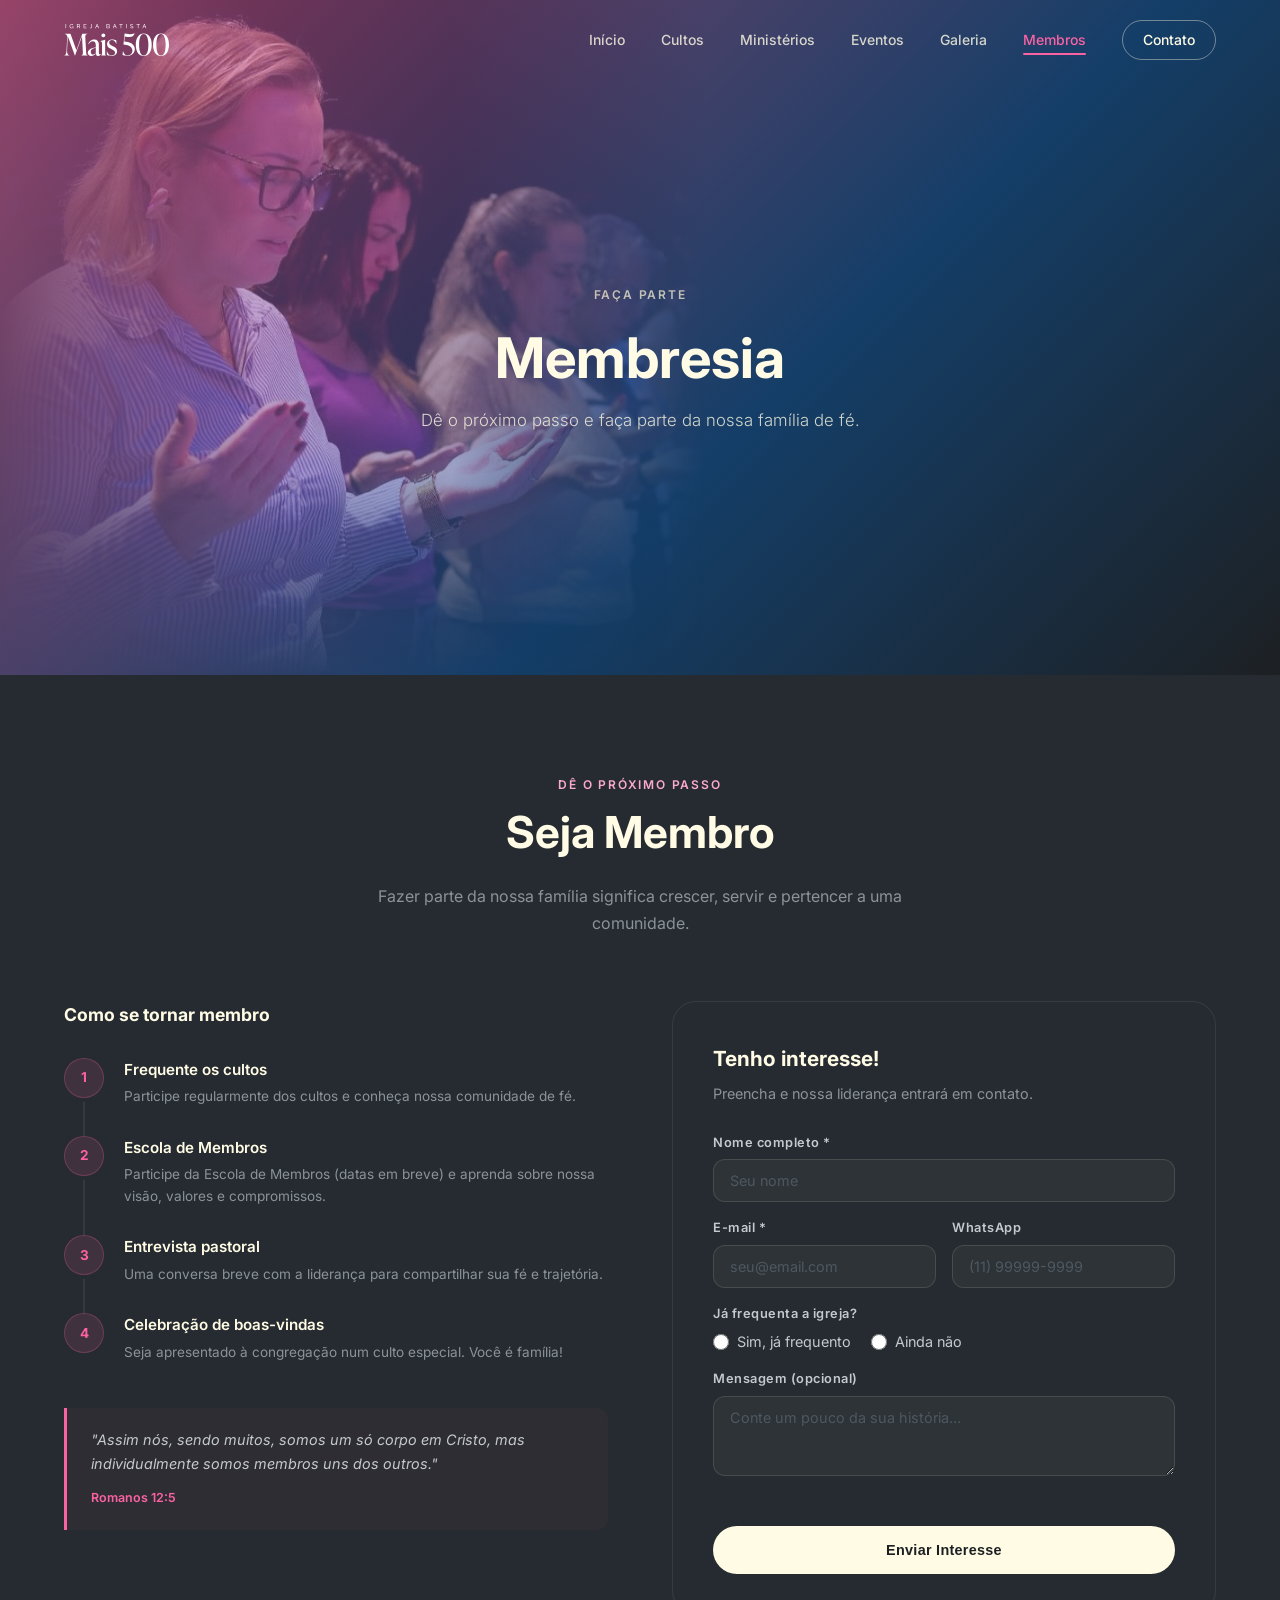
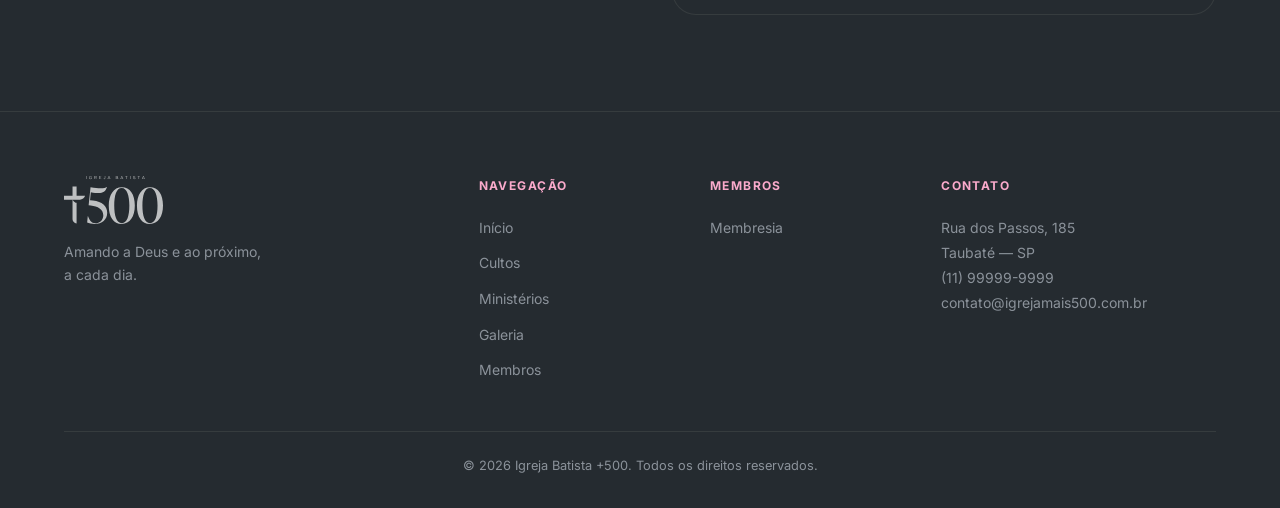
<file: membros.html>
<!DOCTYPE html>
<html lang="pt-BR">
<head>
  <meta charset="UTF-8" />
  <meta name="viewport" content="width=device-width, initial-scale=1.0" />
  <title>Visita & Membresia — Igreja Batista +500</title>
  <meta name="description" content="Agende sua visita ou saiba como se tornar membro da Igreja Batista +500." />
  <link rel="icon" type="image/svg+xml" href="assets/isotipo-light.svg" />
  <link rel="stylesheet" href="css/style.css" />
  <link rel="stylesheet" href="css/membros.css" />
  <link rel="preconnect" href="https://fonts.googleapis.com" />
  <link rel="preconnect" href="https://fonts.gstatic.com" crossorigin />
  <link href="https://fonts.googleapis.com/css2?family=Inter:wght@300;400;500;600;700&display=swap" rel="stylesheet" />
</head>
<body>

  <!-- NAVBAR -->
  <header class="navbar scrolled" id="navbar">
    <div class="navbar__container">
      <a href="index.html" class="navbar__logo">
        <img src="assets/logo-horizontal-light.svg" alt="Igreja Batista +500" class="navbar__logo-img" />
      </a>
      <button class="navbar__toggle" id="navToggle" aria-label="Abrir menu">
        <span></span><span></span><span></span>
      </button>
      <nav class="navbar__nav" id="navMenu">
        <a href="index.html" class="navbar__link">Início</a>
        <a href="index.html#cultos" class="navbar__link">Cultos</a>
        <a href="index.html#ministerios" class="navbar__link">Ministérios</a>
        <a href="index.html#eventos" class="navbar__link">Eventos</a>
        <a href="galeria.html" class="navbar__link">Galeria</a>
        <a href="membros.html" class="navbar__link navbar__link--active">Membros</a>
        <a href="index.html#contato" class="navbar__link navbar__link--cta">Contato</a>
      </nav>
    </div>
  </header>

  <!-- HERO PEQUENO -->
  <section class="page-hero">
    <div class="page-hero__bg"></div>
    <div class="page-hero__content">
      <span class="section__label section__label--light">Faça parte</span>
      <h1 class="page-hero__title">Membresia</h1>
      <p class="page-hero__sub">Dê o próximo passo e faça parte da nossa família de fé.</p>
    </div>
  </section>

  <!-- MEMBRESIA -->
  <section class="section membresia-section" id="membresia">
    <div class="container">
      <div class="section__header fade-up">
        <span class="section__label">Dê o próximo passo</span>
        <h2 class="section__title">Seja Membro</h2>
        <p class="section__subtitle">Fazer parte da nossa família significa crescer, servir e pertencer a uma comunidade.</p>
      </div>

      <div class="membresia-grid">

        <!-- PASSOS -->
        <div class="passos fade-up">
          <h3 class="passos__titulo">Como se tornar membro</h3>
          <ol class="passos__lista">
            <li class="passo">
              <div class="passo__num">1</div>
              <div class="passo__content">
                <strong>Frequente os cultos</strong>
                <p>Participe regularmente dos cultos e conheça nossa comunidade de fé.</p>
              </div>
            </li>
            <li class="passo">
              <div class="passo__num">2</div>
              <div class="passo__content">
                <strong>Escola de Membros</strong>
                <p>Participe da Escola de Membros (datas em breve) e aprenda sobre nossa visão, valores e compromissos.</p>
              </div>
            </li>
            <li class="passo">
              <div class="passo__num">3</div>
              <div class="passo__content">
                <strong>Entrevista pastoral</strong>
                <p>Uma conversa breve com a liderança para compartilhar sua fé e trajetória.</p>
              </div>
            </li>
            <li class="passo">
              <div class="passo__num">4</div>
              <div class="passo__content">
                <strong>Celebração de boas-vindas</strong>
                <p>Seja apresentado à congregação num culto especial. Você é família!</p>
              </div>
            </li>
          </ol>

          <blockquote class="passos__verso">
            <p>"Assim nós, sendo muitos, somos um só corpo em Cristo, mas individualmente somos membros uns dos outros."</p>
            <cite>Romanos 12:5</cite>
          </blockquote>
        </div>

        <!-- FORMULÁRIO DE INTERESSE -->
        <div class="form-card fade-up">
          <div class="form-card__header">
            <h3>Tenho interesse!</h3>
            <p>Preencha e nossa liderança entrará em contato.</p>
          </div>

          <form id="formMembro" class="form" novalidate>
            <div class="form__group">
              <label class="form__label" for="m-nome">Nome completo *</label>
              <input class="form__input" type="text" id="m-nome" name="nome" placeholder="Seu nome" required />
            </div>
            <div class="form__row form__row--2">
              <div class="form__group">
                <label class="form__label" for="m-email">E-mail *</label>
                <input class="form__input" type="email" id="m-email" name="email" placeholder="seu@email.com" required />
              </div>
              <div class="form__group">
                <label class="form__label" for="m-tel">WhatsApp</label>
                <input class="form__input" type="tel" id="m-tel" name="telefone" placeholder="(11) 99999-9999" />
              </div>
            </div>
            <div class="form__group">
              <label class="form__label">Já frequenta a igreja?</label>
              <div class="form__radio-group">
                <label class="form__radio">
                  <input type="radio" name="frequenta" value="sim" />
                  <span>Sim, já frequento</span>
                </label>
                <label class="form__radio">
                  <input type="radio" name="frequenta" value="nao" />
                  <span>Ainda não</span>
                </label>
              </div>
            </div>
            <div class="form__group">
              <label class="form__label" for="m-msg">Mensagem (opcional)</label>
              <textarea class="form__input form__textarea" id="m-msg" name="mensagem" placeholder="Conte um pouco da sua história…" rows="3"></textarea>
            </div>
            <div class="form__error" id="m-error" aria-live="polite"></div>
            <button type="submit" class="btn btn--primary btn--full" id="m-btn">
              <span id="m-btn-label">Enviar Interesse</span>
              <svg id="m-spinner" class="form__spinner hidden" viewBox="0 0 24 24" fill="none" stroke="currentColor" stroke-width="2" width="18" height="18"><path d="M12 2v4M12 18v4M4.93 4.93l2.83 2.83M16.24 16.24l2.83 2.83M2 12h4M18 12h4M4.93 19.07l2.83-2.83M16.24 7.76l2.83-2.83"/></svg>
            </button>
          </form>

          <!-- Estado sucesso -->
          <div class="form-success hidden" id="m-success">
            <div class="form-success__icon">
              <svg viewBox="0 0 24 24" fill="none" stroke="currentColor" stroke-width="2" stroke-linecap="round" stroke-linejoin="round" width="36" height="36"><polyline points="20 6 9 17 4 12"/></svg>
            </div>
            <h3>Recebemos seu interesse!</h3>
            <p>Nossa equipe pastoral entrará em contato em breve. Seja bem-vindo(a) à família <strong>+500</strong>!</p>
            <button class="btn btn--outline" onclick="resetMembro()">Voltar</button>
          </div>
        </div>

      </div>
    </div>
  </section>

  <!-- FOOTER -->
  <footer class="footer">
    <div class="container">
      <div class="footer__grid">
        <div class="footer__brand">
          <img src="assets/logo-light.svg" alt="Igreja Batista +500" class="footer__logo" />
          <p>Amando a Deus e ao próximo,<br />a cada dia.</p>
        </div>
        <div class="footer__links">
          <h4>Navegação</h4>
          <ul>
            <li><a href="index.html">Início</a></li>
            <li><a href="index.html#cultos">Cultos</a></li>
            <li><a href="index.html#ministerios">Ministérios</a></li>
            <li><a href="galeria.html">Galeria</a></li>
            <li><a href="membros.html">Membros</a></li>
          </ul>
        </div>
        <div class="footer__links">
          <h4>Membros</h4>
          <ul>
            <li><a href="#membresia">Membresia</a></li>
          </ul>
        </div>
        <div class="footer__contact">
          <h4>Contato</h4>
          <p>Rua dos Passos, 185<br />Taubaté — SP</p>
          <p>(11) 99999-9999</p>
          <p>contato@igrejamais500.com.br</p>
        </div>
      </div>
      <div class="footer__bottom">
        <p>© 2026 Igreja Batista +500. Todos os direitos reservados.</p>
      </div>
    </div>
  </footer>

  <script>
    // Scroll animations — roda antes de tudo
    (function() {
      var obs = new IntersectionObserver(function(entries) {
        entries.forEach(function(entry) {
          if (entry.isIntersecting) {
            var siblings = entry.target.parentElement.querySelectorAll('.fade-up');
            siblings.forEach(function(el, idx) { setTimeout(function(){ el.classList.add('visible'); }, idx * 120); });
            obs.unobserve(entry.target);
          }
        });
      }, { threshold: 0.12 });
      document.querySelectorAll('.fade-up').forEach(function(el) { obs.observe(el); });
    })();

    // Formulário de membresia → API
    (function() {
      var form = document.getElementById('formMembro');
      var mSuccess = document.getElementById('m-success');
      var mError = document.getElementById('m-error');
      var mBtn = document.getElementById('m-btn');
      if (!form) return;
      form.addEventListener('submit', async function(e) {
        e.preventDefault();
        e.stopImmediatePropagation();
        if (mError) mError.textContent = '';
        var nome = document.getElementById('m-nome').value.trim();
        var email = document.getElementById('m-email').value.trim();
        if (!nome) { if (mError) mError.textContent = 'Por favor, informe seu nome.'; return; }
        if (!email || !email.includes('@')) { if (mError) mError.textContent = 'E-mail inválido.'; return; }
        var tel = document.getElementById('m-tel').value.trim();
        var checked = document.querySelector('input[name="frequenta"]:checked');
        var frequenta = checked ? checked.value : 'Não informado';
        var msg = document.getElementById('m-msg').value.trim();
        if (mBtn) mBtn.disabled = true;
        try {
          var res = await fetch('https://web-production-e80563.up.railway.app/interessados', {
            method: 'POST',
            headers: { 'Content-Type': 'application/json' },
            body: JSON.stringify({ nome: nome, email: email, telefone: tel || null, frequenta: frequenta, mensagem: msg || null })
          });
          if (!res.ok) throw new Error('Erro');
          form.style.display = 'none';
          if (mSuccess) mSuccess.classList.remove('hidden');
        } catch(err) {
          if (mError) mError.textContent = 'Ocorreu um erro ao enviar. Tente novamente.';
          if (mBtn) mBtn.disabled = false;
        }
      }, true);
    })();
  </script>
  <script src="js/membros.js?v=4"></script>
</body>
</html>
</file>
<file: css/style.css>
/* ========================
   VARIÁVEIS & RESET
   ======================== */
:root {
  /* Paleta oficial Igreja Batista +500 */
  --dark:        #1D2023;   /* Cinza Escuro */
  --dark-soft:   #252B30;
  --dark-muted:  #2E363D;
  --slate:       #4F5861;   /* Ardósia */
  --cream:       #FFFBE5;   /* Off White */
  --cream-soft:  #FFF8D6;
  --blue-deep:   #0B5CAC;   /* Azul Profundo */
  --blue-sky:    #4183C5;   /* Azul Céu */
  --pink:        #FB62A2;   /* Rosa Profundo */
  --pink-light:  #FAAACB;   /* Rosa Pôr do Sol */
  --white:       #FFFFFF;
  --gray:        #8B929A;
  --gray-light:  #C4C9CF;

  --font: 'Inter', system-ui, -apple-system, sans-serif;
  --radius: 12px;
  --radius-lg: 24px;
  --transition: 0.3s ease;
  --shadow: 0 4px 24px rgba(0,0,0,0.15);
  --shadow-lg: 0 12px 48px rgba(0,0,0,0.25);
}

*, *::before, *::after { box-sizing: border-box; margin: 0; padding: 0; }

html { scroll-behavior: smooth; }

body {
  font-family: var(--font);
  background: var(--dark);
  color: var(--cream);
  line-height: 1.6;
  overflow-x: hidden;
}

img { max-width: 100%; height: auto; display: block; }
a { text-decoration: none; color: inherit; }
ul { list-style: none; }

/* ========================
   UTILITÁRIOS
   ======================== */
.container {
  max-width: 1200px;
  margin: 0 auto;
  padding: 0 24px;
}

.section {
  padding: 96px 0;
  position: relative;
}

.section__label {
  display: inline-block;
  font-size: 0.75rem;
  font-weight: 600;
  letter-spacing: 0.15em;
  text-transform: uppercase;
  color: var(--pink-light);
  margin-bottom: 12px;
}

.section__label--light {
  color: var(--cream-soft);
  opacity: 0.7;
}

.section__title {
  font-size: clamp(1.75rem, 4vw, 2.75rem);
  font-weight: 700;
  line-height: 1.2;
  color: var(--cream);
  margin-bottom: 24px;
}

.section__title--light {
  color: var(--cream);
}

.section__header {
  text-align: center;
  margin-bottom: 64px;
}

/* ========================
   BOTÕES
   ======================== */
.btn {
  display: inline-flex;
  align-items: center;
  gap: 8px;
  padding: 14px 28px;
  border-radius: 50px;
  font-size: 0.9rem;
  font-weight: 600;
  letter-spacing: 0.02em;
  cursor: pointer;
  transition: var(--transition);
  border: 2px solid transparent;
}

.btn--primary {
  background: var(--cream);
  color: var(--dark);
}

.btn--primary:hover {
  background: var(--cream-soft);
  transform: translateY(-2px);
  box-shadow: var(--shadow);
}

.btn--outline {
  background: transparent;
  color: var(--cream);
  border-color: rgba(255,251,229,0.4);
}

.btn--outline:hover {
  background: rgba(255,251,229,0.1);
  border-color: var(--cream);
  transform: translateY(-2px);
}

.btn--dark {
  background: var(--dark);
  color: var(--cream);
}

.btn--dark:hover {
  background: var(--dark-muted);
  transform: translateY(-2px);
}

/* ========================
   ANIMAÇÕES
   ======================== */
.fade-up {
  opacity: 0;
  transform: translateY(32px);
  transition: opacity 0.7s ease, transform 0.7s ease;
  transition-delay: calc(var(--i, 0) * 120ms);
}
.fade-up.visible {
  opacity: 1;
  transform: translateY(0);
}

.fade-left {
  opacity: 0;
  transform: translateX(-48px);
  transition: opacity 0.7s ease, transform 0.7s ease;
  transition-delay: calc(var(--i, 0) * 120ms);
}
.fade-left.visible {
  opacity: 1;
  transform: translateX(0);
}

.fade-right {
  opacity: 0;
  transform: translateX(48px);
  transition: opacity 0.7s ease, transform 0.7s ease;
  transition-delay: calc(var(--i, 0) * 120ms);
}
.fade-right.visible {
  opacity: 1;
  transform: translateX(0);
}

.zoom-in {
  opacity: 0;
  transform: scale(0.85);
  transition: opacity 0.6s ease, transform 0.6s cubic-bezier(0.34, 1.56, 0.64, 1);
  transition-delay: calc(var(--i, 0) * 120ms);
}
.zoom-in.visible {
  opacity: 1;
  transform: scale(1);
}

.flip-in {
  opacity: 0;
  transform: perspective(600px) rotateX(16deg) translateY(24px);
  transition: opacity 0.7s ease, transform 0.7s cubic-bezier(0.25, 0.46, 0.45, 0.94);
  transition-delay: calc(var(--i, 0) * 120ms);
}
.flip-in.visible {
  opacity: 1;
  transform: perspective(600px) rotateX(0deg) translateY(0);
}

.reveal {
  clip-path: inset(0 100% 0 0);
  transition: clip-path 0.9s cubic-bezier(0.77, 0, 0.18, 1);
  transition-delay: calc(var(--i, 0) * 120ms);
}
.reveal.visible {
  clip-path: inset(0 0% 0 0);
}

/* ========================
   NAVBAR
   ======================== */
.navbar {
  position: fixed;
  top: 0;
  left: 0;
  right: 0;
  z-index: 1000;
  padding: 20px 0;
  transition: background var(--transition), padding var(--transition), backdrop-filter var(--transition);
}

.navbar.scrolled {
  background: rgba(29, 32, 35, 0.92);
  backdrop-filter: blur(16px);
  -webkit-backdrop-filter: blur(16px);
  padding: 12px 0;
  border-bottom: 1px solid rgba(255,251,229,0.08);
}

.navbar__container {
  display: flex;
  align-items: center;
  justify-content: space-between;
  max-width: 1200px;
  margin: 0 auto;
  padding: 0 24px;
}

.navbar__logo-img {
  height: 32px;
  width: auto;
  filter: brightness(0) invert(1);
}

.navbar__nav {
  display: flex;
  align-items: center;
  gap: 36px;
}

.navbar__link {
  font-size: 0.875rem;
  font-weight: 500;
  color: rgba(255,251,229,0.8);
  transition: color var(--transition);
  position: relative;
}

.navbar__link::after {
  content: '';
  position: absolute;
  bottom: -4px;
  left: 0;
  width: 0;
  height: 2px;
  background: var(--cream);
  transition: width var(--transition);
  border-radius: 2px;
}

.navbar__link:hover {
  color: var(--cream);
}

.navbar__link:hover::after {
  width: 100%;
}

.navbar__link--cta {
  padding: 8px 20px;
  border-radius: 50px;
  border: 1.5px solid rgba(255,251,229,0.4);
  color: var(--cream);
}

.navbar__link--cta:hover {
  background: var(--cream);
  color: var(--dark);
  border-color: var(--cream);
}

.navbar__link--cta::after { display: none; }

.navbar__toggle {
  display: none;
  flex-direction: column;
  gap: 5px;
  background: none;
  border: none;
  cursor: pointer;
  padding: 4px;
}

.navbar__toggle span {
  display: block;
  width: 24px;
  height: 2px;
  background: var(--cream);
  border-radius: 2px;
  transition: var(--transition);
}

/* ========================
   HERO
   ======================== */
.hero {
  position: relative;
  min-height: 100svh;
  display: flex;
  align-items: center;
  justify-content: center;
  overflow: hidden;
}

.hero__bg {
  position: absolute;
  inset: 0;
  background: url('../assets/textures/waves-colors.png') center/cover no-repeat;
  opacity: 0.4;
  z-index: 0;
}

@keyframes kenBurns {
  0%   { transform: scale(1)    translate(0,    0);   }
  50%  { transform: scale(1.08) translate(-1%, 0.5%); }
  100% { transform: scale(1)    translate(0,    0);   }
}

.hero::before {
  content: '';
  position: absolute;
  inset: 0;
  background: linear-gradient(
    to right,
    rgba(251, 98, 162, 0.90) 0%,
    rgba(11, 92, 172, 0.75) 45%,
    rgba(29, 32, 35, 0.20) 100%
  );
  z-index: 2;
}

.hero__photo-bg {
  position: absolute;
  top: 0;
  right: 0;
  width: 45%;
  height: 100%;
  z-index: 1;
  overflow: hidden;
  mask-image: linear-gradient(to right, transparent 0%, black 35%);
  -webkit-mask-image: linear-gradient(to right, transparent 0%, black 35%);
}

.hero__photo-bg img {
  width: 100%;
  height: 100%;
  object-fit: cover;
  object-position: center 20%;
  animation: kenBurns 18s ease-in-out infinite;
}

@media (max-width: 768px) {
  .hero__photo-bg { width: 70%; opacity: 0.4; }
}

.hero__photo-card {
  position: absolute;
  bottom: 0;
  left: 0;
  width: 38%;
  height: 65%;
  z-index: 1;
  overflow: hidden;
  mask-image:
    linear-gradient(to right,  transparent 0%, black 12%, black 72%, transparent 100%),
    linear-gradient(to bottom, transparent 0%, black 40%);
  -webkit-mask-image:
    linear-gradient(to right,  transparent 0%, black 12%, black 72%, transparent 100%),
    linear-gradient(to bottom, transparent 0%, black 40%);
  mask-composite: intersect;
  -webkit-mask-composite: source-in;
}

.hero__photo-card img {
  width: 100%;
  height: 100%;
  object-fit: cover;
  object-position: center 30%;
  animation: kenBurns 20s ease-in-out infinite reverse;
}

@media (max-width: 768px) {
  .hero__photo-card { display: none; }
}

.hero__content {
  position: relative;
  z-index: 3;
  text-align: center;
  padding: 120px 24px 80px;
  max-width: 800px;
}

.hero__logo {
  width: min(420px, 80vw);
  margin: 0 auto 40px;
  filter: brightness(0) invert(1);
}

.hero__tagline {
  font-size: clamp(1.1rem, 2.5vw, 1.4rem);
  font-weight: 300;
  color: rgba(255,251,229,0.9);
  margin-bottom: 40px;
  line-height: 1.7;
}

.hero__actions {
  display: flex;
  gap: 16px;
  justify-content: center;
  flex-wrap: wrap;
}

.hero__scroll-hint {
  position: absolute;
  bottom: 40px;
  left: 50%;
  transform: translateX(-50%);
  z-index: 2;
}

.hero__scroll-hint span {
  display: block;
  width: 2px;
  height: 48px;
  background: linear-gradient(to bottom, transparent, rgba(255,251,229,0.6));
  margin: 0 auto;
  animation: scrollPulse 2s ease-in-out infinite;
}

@keyframes scrollPulse {
  0%, 100% { opacity: 0.3; transform: scaleY(0.8); }
  50% { opacity: 1; transform: scaleY(1); }
}

/* ========================
   SOBRE
   ======================== */
.sobre {
  background: var(--dark);
  border-left: 3px solid #FB62A2;
}

.sobre__grid {
  display: grid;
  grid-template-columns: 1fr 1fr;
  gap: 80px;
  align-items: center;
}

.sobre__text p {
  color: var(--gray-light);
  margin-bottom: 20px;
  font-size: 1rem;
  line-height: 1.8;
}

.sobre__text .btn {
  margin-top: 12px;
}

.sobre__icons {
  display: flex;
  flex-direction: column;
  gap: 24px;
}

.sobre__icon-card {
  display: flex;
  gap: 20px;
  align-items: flex-start;
  background: var(--dark-soft);
  border: 1px solid rgba(255,251,229,0.08);
  border-radius: var(--radius);
  padding: 24px;
  transition: var(--transition);
}

.sobre__icon-card:hover {
  border-color: rgba(255,251,229,0.2);
  transform: translateX(4px);
}

.sobre__icon-card img {
  width: 48px;
  height: 48px;
  object-fit: contain;
  flex-shrink: 0;
  filter: invert(1) sepia(1) saturate(0.1) brightness(1.5) opacity(0.7);
}

.sobre__icon-card h3 {
  font-size: 1rem;
  font-weight: 600;
  color: var(--cream);
  margin-bottom: 6px;
}

.sobre__icon-card p {
  font-size: 0.875rem;
  color: var(--gray);
  line-height: 1.6;
}

/* ========================
   CULTOS
   ======================== */
.cultos {
  overflow: hidden;
}

.cultos__bg {
  position: absolute;
  inset: 0;
  background: url('../assets/textures/blur-dark.png') center/cover no-repeat;
  opacity: 0.6;
  z-index: 0;
}

.cultos::before {
  content: '';
  position: absolute;
  inset: 0;
  background: rgba(29,32,35,0.7);
  z-index: 1;
}

.cultos .container {
  position: relative;
  z-index: 2;
}

.cultos__grid {
  display: grid;
  grid-template-columns: repeat(3, 1fr);
  gap: 24px;
}

.cultos__card {
  background: rgba(255,251,229,0.05);
  border: 1px solid rgba(255,251,229,0.12);
  border-radius: var(--radius-lg);
  padding: 40px 32px;
  text-align: center;
  transition: var(--transition);
  backdrop-filter: blur(8px);
}

.cultos__card:hover {
  background: rgba(255,251,229,0.1);
  border-color: rgba(255,251,229,0.25);
  transform: translateY(-4px);
  box-shadow: var(--shadow-lg);
}

.cultos__dia {
  font-size: 0.7rem;
  font-weight: 700;
  letter-spacing: 0.15em;
  text-transform: uppercase;
  color: var(--pink);
  margin-bottom: 12px;
}

.cultos__nome {
  font-size: 1.25rem;
  font-weight: 700;
  color: var(--cream);
  margin-bottom: 12px;
}

.cultos__horario {
  font-size: 1.5rem;
  font-weight: 300;
  color: var(--cream);
  margin-bottom: 20px;
  opacity: 0.9;
}

.cultos__desc {
  font-size: 0.875rem;
  color: var(--gray-light);
  line-height: 1.7;
}

/* ========================
   MINISTÉRIOS
   ======================== */
.ministerios {
  background: var(--dark-soft);
  border-left: 3px solid #FB62A2;
}

.ministerios__grid {
  display: grid;
  grid-template-columns: repeat(3, 1fr);
  gap: 24px;
}

.ministerios__card {
  background: var(--dark);
  border: 1px solid rgba(255,251,229,0.07);
  border-radius: var(--radius);
  padding: 32px 28px;
  aspect-ratio: 3 / 4;
  transition: var(--transition);
}

.ministerios__card:hover {
  border-color: rgba(255,251,229,0.2);
  transform: translateY(-4px);
  box-shadow: var(--shadow);
}

.ministerios__card--foto {
  position: relative;
  overflow: hidden;
  aspect-ratio: 3 / 4;
}

.ministerios__card--foto::before {
  content: '';
  position: absolute;
  inset: -8px;
  background: var(--card-foto) center center / cover no-repeat;
  filter: blur(12px) brightness(0.5);
  z-index: 0;
}

.ministerios__card-bg {
  position: absolute;
  inset: 0;
  background: var(--card-foto) var(--card-foto-pos, center center) / var(--card-foto-size, cover) no-repeat;
  opacity: 0.5;
  z-index: 0;
  transition: opacity 0.4s ease;
}

.ministerios__card--foto:hover .ministerios__card-bg {
  opacity: 1;
}

.ministerios__card--foto .ministerios__icon,
.ministerios__card--foto h3,
.ministerios__card--foto p {
  position: relative;
  z-index: 1;
}

.ministerios__card p {
  display: none;
}

.ministerios__card--foto h3 {
  position: absolute;
  bottom: 16px;
  left: 20px;
  margin: 0;
  font-size: 1.2rem;
}

.ministerios__icon {
  width: 48px;
  height: 48px;
  margin-bottom: 20px;
  background: rgba(255,251,229,0.07);
  border: 1px solid rgba(255,251,229,0.12);
  border-radius: 12px;
  display: flex;
  align-items: center;
  justify-content: center;
  color: var(--pink-light);
  transition: var(--transition);
}

.ministerios__card:hover .ministerios__icon {
  background: rgba(251,98,162,0.12);
  border-color: rgba(251,98,162,0.4);
  color: var(--cream);
}

.ministerios__icon svg {
  width: 22px;
  height: 22px;
}

.ministerios__card h3 {
  font-size: 1.1rem;
  font-weight: 600;
  color: var(--cream);
  margin-bottom: 10px;
}

.ministerios__card p {
  font-size: 0.875rem;
  color: var(--gray);
  line-height: 1.7;
}

/* ========================
   MINISTÉRIOS — MODAL
   ======================== */

/* Grid de cards clicáveis */
.ministerios__card {
  cursor: pointer;
}

.ministerios__card:hover h3 {
  color: var(--pink);
}

/* Modal */
.min-modal {
  position: fixed;
  inset: 0;
  z-index: 2000;
  display: flex;
  align-items: center;
  justify-content: center;
  padding: 24px;
  pointer-events: none;
  opacity: 0;
  transition: opacity 0.3s ease;
}

.min-modal.open {
  pointer-events: all;
  opacity: 1;
}

.min-modal__backdrop {
  position: absolute;
  inset: 0;
  background: rgba(0, 0, 0, 0.7);
  backdrop-filter: blur(6px);
  cursor: pointer;
}

.min-modal__box {
  position: relative;
  z-index: 1;
  background: var(--dark-soft);
  border: 1px solid rgba(251,98,162,0.25);
  border-radius: var(--radius-lg);
  width: 100%;
  max-width: 580px;
  overflow: hidden;
  transform: translateY(24px) scale(0.97);
  transition: transform 0.35s cubic-bezier(0.34, 1.56, 0.64, 1);
}

.min-modal.open .min-modal__box {
  transform: translateY(0) scale(1);
}

/* Cabeçalho colorido do modal */
.min-modal__header {
  padding: 40px 40px 32px;
  display: flex;
  align-items: flex-start;
  gap: 20px;
  position: relative;
}

.min-modal__header-bg {
  position: absolute;
  inset: 0;
  opacity: 0.18;
}

.min-modal__icon {
  position: relative;
  width: 64px;
  height: 64px;
  background: rgba(251,98,162,0.15);
  border: 1px solid rgba(251,98,162,0.3);
  border-radius: 16px;
  display: flex;
  align-items: center;
  justify-content: center;
  color: var(--pink);
  flex-shrink: 0;
}

.min-modal__icon svg { width: 28px; height: 28px; }

.min-modal__titles {
  position: relative;
  padding-top: 4px;
}

.min-modal__tag {
  display: block;
  font-size: 0.7rem;
  font-weight: 700;
  letter-spacing: 0.15em;
  text-transform: uppercase;
  color: var(--pink);
  margin-bottom: 6px;
}

.min-modal__title {
  font-size: 1.6rem;
  font-weight: 700;
  color: var(--cream);
  line-height: 1.2;
}

/* Corpo do modal */
.min-modal__body {
  padding: 0 40px 40px;
}

.min-modal__desc {
  font-size: 0.95rem;
  color: var(--gray-light);
  line-height: 1.8;
  margin-bottom: 28px;
}

.min-modal__meta {
  display: flex;
  flex-wrap: wrap;
  gap: 12px;
  margin-bottom: 32px;
}

.min-modal__meta-item {
  display: flex;
  align-items: center;
  gap: 8px;
  font-size: 0.82rem;
  color: var(--gray-light);
  background: rgba(255,251,229,0.06);
  border: 1px solid rgba(255,251,229,0.1);
  padding: 8px 16px;
  border-radius: 50px;
}

.min-modal__meta-item svg {
  width: 14px;
  height: 14px;
  color: var(--pink-light);
  flex-shrink: 0;
}

/* Botão fechar */
.min-modal__close {
  position: absolute;
  top: 16px;
  right: 16px;
  z-index: 2;
  width: 36px;
  height: 36px;
  border-radius: 50%;
  background: rgba(255,251,229,0.08);
  border: 1px solid rgba(255,251,229,0.12);
  color: var(--gray);
  display: flex;
  align-items: center;
  justify-content: center;
  cursor: pointer;
  transition: var(--transition);
}

.min-modal__close:hover {
  background: rgba(255,251,229,0.15);
  color: var(--cream);
}

@media (max-width: 600px) {
  .min-modal__header,
  .min-modal__body { padding-left: 24px; padding-right: 24px; }
  .min-modal__title { font-size: 1.3rem; }
}

/* ========================
   EVENTOS
   ======================== */
.eventos {
  overflow: hidden;
}

.eventos__bg {
  position: absolute;
  inset: 0;
  background: url('../assets/textures/waves-colors.png') center/cover no-repeat;
  opacity: 0.25;
  z-index: 0;
}

.eventos::before {
  content: '';
  position: absolute;
  inset: 0;
  background: rgba(29,32,35,0.85);
  z-index: 1;
}

.eventos .container {
  position: relative;
  z-index: 2;
}

.eventos__list {
  display: flex;
  flex-direction: column;
  gap: 16px;
  max-width: 800px;
  margin: 0 auto;
}

.eventos__item {
  display: flex;
  gap: 32px;
  align-items: center;
  background: rgba(255,251,229,0.04);
  border: 1px solid rgba(255,251,229,0.1);
  border-radius: var(--radius);
  padding: 28px 32px;
  transition: var(--transition);
}

.eventos__item:hover {
  background: rgba(255,251,229,0.08);
  border-color: rgba(255,251,229,0.2);
  transform: translateX(4px);
}

.eventos__data {
  text-align: center;
  flex-shrink: 0;
  width: 56px;
}

.eventos__dia {
  display: block;
  font-size: 2rem;
  font-weight: 700;
  color: var(--cream);
  line-height: 1;
}

.eventos__mes {
  display: block;
  font-size: 0.75rem;
  font-weight: 600;
  letter-spacing: 0.1em;
  text-transform: uppercase;
  color: var(--pink);
  margin-top: 4px;
}

.eventos__info h3 {
  font-size: 1.1rem;
  font-weight: 600;
  color: var(--cream);
  margin-bottom: 6px;
}

.eventos__info p {
  font-size: 0.875rem;
  color: var(--gray-light);
  margin-bottom: 10px;
  line-height: 1.6;
}

.eventos__local {
  font-size: 0.8rem;
  color: var(--gray);
  font-weight: 500;
  display: inline-flex;
  align-items: center;
  gap: 5px;
}

.eventos__local svg {
  flex-shrink: 0;
  opacity: 0.7;
}

/* ========================
   CONTATO
   ======================== */
.contato {
  background: var(--dark);
  border-left: 3px solid #FB62A2;
}

.contato__grid {
  display: grid;
  grid-template-columns: 1fr 1fr;
  gap: 80px;
  align-items: center;
}

.contato__list {
  display: flex;
  flex-direction: column;
  gap: 24px;
  margin: 32px 0;
}

.contato__list li {
  display: flex;
  gap: 16px;
  align-items: flex-start;
}

.contato__icon {
  flex-shrink: 0;
  width: 40px;
  height: 40px;
  background: rgba(255,251,229,0.07);
  border: 1px solid rgba(255,251,229,0.1);
  border-radius: 10px;
  display: flex;
  align-items: center;
  justify-content: center;
  color: var(--pink-light);
}

.contato__icon svg {
  width: 18px;
  height: 18px;
}

.contato__list strong {
  display: block;
  font-size: 0.8rem;
  font-weight: 700;
  letter-spacing: 0.08em;
  text-transform: uppercase;
  color: var(--pink-light);
  margin-bottom: 4px;
}

.contato__list p {
  font-size: 0.95rem;
  color: var(--gray-light);
  line-height: 1.6;
}

.contato__social {
  display: flex;
  gap: 12px;
  margin-top: 8px;
}

.social-btn {
  display: flex;
  align-items: center;
  justify-content: center;
  width: 44px;
  height: 44px;
  border-radius: 50%;
  background: rgba(255,251,229,0.08);
  border: 1px solid rgba(255,251,229,0.12);
  color: var(--cream);
  transition: var(--transition);
}

.social-btn svg {
  width: 18px;
  height: 18px;
}

.social-btn:hover {
  background: var(--cream);
  color: var(--dark);
  transform: translateY(-2px);
}

.contato__mapa {
  height: 100%;
  min-height: 400px;
}

.contato__mapa-placeholder {
  height: 100%;
  min-height: 400px;
  background: var(--dark-soft);
  border: 1px solid rgba(255,251,229,0.08);
  border-radius: var(--radius-lg);
  display: flex;
  flex-direction: column;
  align-items: center;
  justify-content: center;
  gap: 16px;
  color: var(--gray);
}

.contato__mapa-placeholder img {
  width: 80px;
  opacity: 0.25;
}

.contato__mapa-iframe {
  display: block;
  width: 100%;
  min-height: 400px;
  height: 100%;
  border-radius: var(--radius-lg);
  border: 1px solid rgba(255,251,229,0.08);
  filter: grayscale(0.3) contrast(0.9);
}

/* ========================
   FOOTER
   ======================== */
.footer {
  background: var(--dark-soft);
  border-top: 1px solid rgba(255,251,229,0.08);
  padding: 64px 0 32px;
}

.footer__grid {
  display: grid;
  grid-template-columns: 2fr 1fr 1fr 1.5fr;
  gap: 48px;
  margin-bottom: 48px;
}

.footer__logo {
  height: 48px;
  width: auto;
  margin-bottom: 16px;
  filter: brightness(0) invert(1);
  opacity: 0.7;
}

.footer__brand p {
  font-size: 0.875rem;
  color: var(--gray);
  line-height: 1.7;
}

.footer__links h4,
.footer__contact h4 {
  font-size: 0.75rem;
  font-weight: 700;
  letter-spacing: 0.12em;
  text-transform: uppercase;
  color: var(--pink-light);
  margin-bottom: 20px;
}

.footer__links ul {
  display: flex;
  flex-direction: column;
  gap: 10px;
}

.footer__links a {
  font-size: 0.875rem;
  color: var(--gray);
  transition: color var(--transition);
}

.footer__links a:hover {
  color: var(--cream);
}

.footer__contact p {
  font-size: 0.875rem;
  color: var(--gray);
  line-height: 1.8;
}

.footer__bottom {
  border-top: 1px solid rgba(255,251,229,0.08);
  padding-top: 24px;
  text-align: center;
}

.footer__bottom p {
  font-size: 0.8rem;
  color: var(--gray);
}

/* ========================
   PASTORES
   ======================== */
.pastores {
  background: var(--dark);
  border-left: 3px solid #0B5CAC;
}

.section__subtitle {
  font-size: 1rem;
  color: var(--gray);
  max-width: 560px;
  margin: 0 auto;
  line-height: 1.7;
}

.pastores__grid {
  display: grid;
  grid-template-columns: repeat(2, 1fr);
  gap: 32px;
  max-width: 900px;
  margin: 0 auto;
}

.pastores__card {
  background: var(--dark-soft);
  border: 1px solid rgba(255,251,229,0.08);
  border-radius: var(--radius-lg);
  overflow: hidden;
  transition: var(--transition);
  display: flex;
  flex-direction: column;
}

.pastores__card:hover {
  border-color: rgba(251,98,162,0.3);
  transform: translateY(-4px);
  box-shadow: 0 16px 48px rgba(251,98,162,0.1);
}

.pastores__foto {
  position: relative;
  width: 100%;
  aspect-ratio: 4 / 3;
  background: linear-gradient(135deg, rgba(251,98,162,0.25) 0%, rgba(11,92,172,0.25) 100%);
  display: flex;
  align-items: center;
  justify-content: center;
  overflow: hidden;
}

.pastores__foto img {
  width: 100%;
  height: 100%;
  object-fit: cover;
  object-position: center 20%;
  display: block;
}

.pastores__inicial {
  font-size: 6rem;
  font-weight: 700;
  color: rgba(255,251,229,0.15);
  line-height: 1;
  user-select: none;
}

.pastores__foto::after {
  content: '';
  position: absolute;
  bottom: 0;
  left: 0;
  right: 0;
  height: 60%;
  background: linear-gradient(to top, var(--dark-soft), transparent);
}

.pastores__info {
  padding: 28px 32px 32px;
  flex: 1;
  display: flex;
  flex-direction: column;
}

.pastores__cargo {
  display: inline-block;
  font-size: 0.7rem;
  font-weight: 700;
  letter-spacing: 0.15em;
  text-transform: uppercase;
  color: var(--pink);
  margin-bottom: 8px;
}

.pastores__nome {
  font-size: 1.5rem;
  font-weight: 700;
  color: var(--cream);
  margin-bottom: 14px;
  line-height: 1.2;
}

.pastores__bio {
  font-size: 0.9rem;
  color: var(--gray);
  line-height: 1.75;
  flex: 1;
  margin-bottom: 24px;
}

.pastores__social {
  display: flex;
  gap: 10px;
}

/* ========================
   STATS (CONTADOR)
   ======================== */
.stats {
  background: var(--dark-soft);
  border-top: 1px solid rgba(255,251,229,0.08);
  border-bottom: 1px solid rgba(255,251,229,0.08);
  padding: 56px 0;
}

.stats__grid {
  display: grid;
  grid-template-columns: repeat(4, 1fr);
  gap: 24px;
  text-align: center;
}

.stats__item {
  display: flex;
  flex-direction: column;
  align-items: center;
  gap: 8px;
}

.stats__number {
  font-size: clamp(2.5rem, 5vw, 3.5rem);
  font-weight: 700;
  color: var(--pink);
  line-height: 1;
  font-variant-numeric: tabular-nums;
}

.stats__label {
  font-size: 0.8rem;
  font-weight: 500;
  letter-spacing: 0.08em;
  text-transform: uppercase;
  color: var(--gray);
}

/* ========================
   COUNTDOWN
   ======================== */
.countdown {
  background: rgba(255,255,255,0.04);
  border: 1px solid rgba(255,251,229,0.1);
  border-radius: var(--radius-lg);
  padding: 32px;
  margin-bottom: 48px;
  text-align: center;
  backdrop-filter: blur(8px);
}

.countdown__label {
  font-size: 0.75rem;
  font-weight: 600;
  letter-spacing: 0.15em;
  text-transform: uppercase;
  color: var(--pink-light);
  margin-bottom: 20px;
}

.countdown__grid {
  display: flex;
  align-items: center;
  justify-content: center;
  gap: 8px;
  flex-wrap: wrap;
}

.countdown__block {
  display: flex;
  flex-direction: column;
  align-items: center;
  background: rgba(255,255,255,0.07);
  border: 1px solid rgba(255,251,229,0.12);
  border-radius: var(--radius);
  padding: 16px 24px;
  min-width: 80px;
}

.countdown__num {
  font-size: clamp(1.75rem, 4vw, 2.5rem);
  font-weight: 700;
  color: var(--cream);
  line-height: 1;
  font-variant-numeric: tabular-nums;
}

.countdown__unit {
  font-size: 0.65rem;
  font-weight: 600;
  letter-spacing: 0.1em;
  text-transform: uppercase;
  color: var(--gray);
  margin-top: 6px;
}

.countdown__sep {
  font-size: 2rem;
  font-weight: 300;
  color: rgba(255,251,229,0.3);
  margin-bottom: 20px;
}

/* ========================
   DOAÇÕES
   ======================== */
.doacoes {
  background: var(--dark-soft);
  border-left: 3px solid #0B5CAC;
}

.doacoes__grid {
  display: grid;
  grid-template-columns: 1fr 1fr;
  gap: 80px;
  align-items: center;
}

.doacoes__text p {
  color: var(--gray-light);
  margin-bottom: 24px;
  font-size: 1rem;
  line-height: 1.8;
}

.doacoes__verse {
  border-left: 3px solid var(--pink);
  padding-left: 20px;
  margin: 28px 0;
}

.doacoes__verse p {
  font-style: italic;
  color: var(--gray-light);
  margin-bottom: 8px;
  font-size: 0.95rem;
}

.doacoes__verse cite {
  font-size: 0.8rem;
  font-weight: 600;
  letter-spacing: 0.08em;
  text-transform: uppercase;
  color: var(--pink-light);
  font-style: normal;
}

.doacoes__pix {
  margin-top: 32px;
}

.doacoes__pix-label {
  display: block;
  font-size: 0.7rem;
  font-weight: 700;
  letter-spacing: 0.12em;
  text-transform: uppercase;
  color: var(--pink-light);
  margin-bottom: 10px;
}

.doacoes__pix-row {
  display: flex;
  align-items: center;
  gap: 12px;
  flex-wrap: wrap;
}

.doacoes__pix-row code {
  font-family: monospace;
  font-size: 0.95rem;
  color: var(--cream);
  background: rgba(255,251,229,0.07);
  border: 1px solid rgba(255,251,229,0.12);
  padding: 10px 16px;
  border-radius: var(--radius);
  flex: 1;
  min-width: 0;
  overflow: hidden;
  text-overflow: ellipsis;
  white-space: nowrap;
}

.doacoes__copy-btn {
  flex-shrink: 0;
  transition: background var(--transition), color var(--transition);
}

.doacoes__copy-btn.copied {
  background: #22c55e;
  color: white;
}

.doacoes__qr {
  display: flex;
  justify-content: center;
}

.doacoes__qr-box {
  background: var(--cream);
  border-radius: var(--radius-lg);
  padding: 40px;
  display: flex;
  flex-direction: column;
  align-items: center;
  gap: 20px;
  max-width: 280px;
  width: 100%;
}

.doacoes__qr-icon {
  width: 180px;
  height: 180px;
  color: var(--dark);
}

.doacoes__qr-hint {
  font-size: 0.75rem;
  color: var(--slate);
  text-align: center;
  line-height: 1.5;
}

/* ========================
   RESPONSIVIDADE
   ======================== */
@media (max-width: 1024px) {
  .sobre__grid,
  .contato__grid,
  .doacoes__grid {
    grid-template-columns: 1fr;
    gap: 48px;
  }

  .stats__grid {
    grid-template-columns: repeat(2, 1fr);
  }

  .cultos__grid,
  .ministerios__grid,
  .pastores__grid {
    grid-template-columns: repeat(2, 1fr);
  }

  .footer__grid {
    grid-template-columns: 1fr 1fr;
    gap: 32px;
  }
}

@media (max-width: 768px) {
  .section { padding: 72px 0; }

  .navbar__nav {
    display: none;
    position: fixed;
    inset: 0;
    background: var(--dark);
    flex-direction: column;
    justify-content: center;
    align-items: center;
    gap: 32px;
    z-index: 999;
  }

  .navbar__nav.open {
    display: flex;
  }

  .navbar__link {
    font-size: 1.5rem;
    font-weight: 600;
  }

  .navbar__toggle {
    display: flex;
    z-index: 1000;
  }

  .navbar__toggle.open span:nth-child(1) {
    transform: rotate(45deg) translate(5px, 5px);
  }

  .navbar__toggle.open span:nth-child(2) {
    opacity: 0;
  }

  .navbar__toggle.open span:nth-child(3) {
    transform: rotate(-45deg) translate(5px, -5px);
  }

  .cultos__grid,
  .ministerios__grid,
  .pastores__grid {
    grid-template-columns: 1fr;
  }

  .eventos__item {
    flex-direction: column;
    gap: 16px;
  }

  .stats__grid {
    grid-template-columns: repeat(2, 1fr);
  }

  .countdown__block {
    min-width: 60px;
    padding: 12px 16px;
  }

  .doacoes__pix-row {
    flex-direction: column;
    align-items: stretch;
  }

  .doacoes__copy-btn {
    justify-content: center;
  }

  .footer__grid {
    grid-template-columns: 1fr;
  }

  .hero__actions {
    flex-direction: column;
    align-items: center;
  }
}

@media (max-width: 480px) {
  .container { padding: 0 16px; }

  .section { padding: 56px 0; }

  .cultos__card { padding: 28px 20px; }

  .ministerios__card { padding: 24px 20px; }
}
</file>
<file: css/membros.css>
/* ========================
   PAGE HERO (reutiliza galeria.css se carregado separado)
   ======================== */
.page-hero {
  position: relative;
  min-height: 75vh;
  display: flex;
  align-items: center;
  justify-content: center;
  padding: 140px 24px 100px;
  text-align: center;
  overflow: hidden;
}

.page-hero__bg {
  position: absolute;
  inset: 0;
  background: url('../assets/hero-membros.jpg') left center / auto 210% no-repeat;
  z-index: 0;
  mask-image:
    linear-gradient(to right,  transparent 0%, black 20%, black 35%, transparent 55%),
    linear-gradient(to bottom, black 70%, transparent 100%);
  -webkit-mask-image:
    linear-gradient(to right,  transparent 0%, black 20%, black 35%, transparent 55%),
    linear-gradient(to bottom, black 70%, transparent 100%);
  mask-composite: intersect;
  -webkit-mask-composite: source-in;
  animation: kenBurns 20s ease-in-out infinite;
}

.page-hero::before {
  content: '';
  position: absolute;
  inset: 0;
  background: linear-gradient(
    135deg,
    rgba(251, 98, 162, 0.55) 0%,
    rgba(11,  92, 172, 0.50) 60%,
    rgba(29,  32,  35, 0.65) 100%
  );
  z-index: 1;
}

.page-hero__content {
  position: relative;
  z-index: 2;
}

.page-hero__title {
  font-size: clamp(2rem, 5vw, 3.5rem);
  font-weight: 700;
  color: var(--cream);
  margin: 12px 0 16px;
  line-height: 1.1;
}

.page-hero__sub {
  font-size: 1.05rem;
  color: rgba(255,251,229,0.8);
  max-width: 500px;
  margin: 0 auto;
  line-height: 1.7;
  font-weight: 300;
}

/* ========================
   NAVBAR ACTIVE STATE
   ======================== */
.navbar__link--active {
  color: var(--pink) !important;
}

.navbar__link--active::after {
  width: 100% !important;
  background: var(--pink) !important;
}

/* ========================
   SEÇÃO VISITA
   ======================== */
.visita-section {
  background: var(--dark);
}

.visita-grid {
  display: grid;
  grid-template-columns: 1fr 1fr;
  gap: 64px;
  align-items: start;
}

/* INFO COLUNA */
.visita-info__sub {
  color: var(--gray);
  line-height: 1.8;
  margin: 20px 0 32px;
}

.visita-info__list {
  list-style: none;
  padding: 0;
  margin: 0;
  display: flex;
  flex-direction: column;
  gap: 20px;
}

.visita-info__list li {
  display: flex;
  align-items: flex-start;
  gap: 16px;
}

.visita-info__icon {
  flex-shrink: 0;
  width: 40px;
  height: 40px;
  border-radius: 50%;
  background: rgba(11,92,172,0.15);
  border: 1px solid rgba(11,92,172,0.25);
  display: flex;
  align-items: center;
  justify-content: center;
  color: var(--blue-sky);
}

.visita-info__icon svg { width: 18px; height: 18px; }

.visita-info__list li div strong {
  display: block;
  font-size: 0.9rem;
  font-weight: 600;
  color: var(--cream);
  margin-bottom: 2px;
}

.visita-info__list li div span {
  font-size: 0.85rem;
  color: var(--gray);
}

/* ========================
   FORM CARD
   ======================== */
.form-card {
  background: var(--dark-soft);
  border: 1px solid rgba(255,251,229,0.08);
  border-radius: var(--radius-lg);
  padding: 40px;
  position: relative;
  min-height: 400px;
}

.form-card__header {
  margin-bottom: 28px;
}

.form-card__header h3 {
  font-size: 1.3rem;
  font-weight: 700;
  color: var(--cream);
  margin-bottom: 6px;
}

.form-card__header p {
  font-size: 0.9rem;
  color: var(--gray);
}

/* ========================
   FORMULÁRIO
   ======================== */
.form {
  display: flex;
  flex-direction: column;
  gap: 16px;
}

.form__row {
  display: flex;
  flex-direction: column;
  gap: 16px;
}

.form__row--2 {
  display: grid;
  grid-template-columns: 1fr 1fr;
  gap: 16px;
}

.form__group {
  display: flex;
  flex-direction: column;
  gap: 6px;
}

.form__label {
  font-size: 0.8rem;
  font-weight: 600;
  color: var(--gray-light);
  letter-spacing: 0.04em;
}

.form__input {
  background: rgba(255,251,229,0.04);
  border: 1px solid rgba(255,251,229,0.12);
  border-radius: var(--radius);
  padding: 12px 16px;
  color: var(--cream);
  font-size: 0.9rem;
  font-family: inherit;
  transition: border-color 0.2s ease, box-shadow 0.2s ease;
  width: 100%;
  box-sizing: border-box;
}

.form__input::placeholder { color: var(--slate); }

.form__input:focus {
  outline: none;
  border-color: var(--blue-sky);
  box-shadow: 0 0 0 3px rgba(65,131,197,0.12);
}

.form__input.error {
  border-color: #ef4444;
  box-shadow: 0 0 0 3px rgba(239,68,68,0.1);
}

.form__select {
  cursor: pointer;
  appearance: none;
  background-image: url("data:image/svg+xml,%3Csvg xmlns='http://www.w3.org/2000/svg' viewBox='0 0 24 24' fill='none' stroke='%238B929A' stroke-width='2'%3E%3Cpolyline points='6 9 12 15 18 9'/%3E%3C/svg%3E");
  background-repeat: no-repeat;
  background-position: right 14px center;
  background-size: 16px;
  padding-right: 40px;
}

.form__select option,
.form__select optgroup {
  background: var(--dark-soft);
  color: var(--cream);
}

.form__textarea {
  resize: vertical;
  min-height: 80px;
}

.form__radio-group {
  display: flex;
  gap: 20px;
}

.form__radio {
  display: flex;
  align-items: center;
  gap: 8px;
  cursor: pointer;
  font-size: 0.9rem;
  color: var(--gray-light);
}

.form__radio input[type="radio"] {
  accent-color: var(--pink);
  width: 16px;
  height: 16px;
}

.form__error {
  font-size: 0.82rem;
  color: #ef4444;
  min-height: 18px;
}

.btn--full {
  width: 100%;
  justify-content: center;
  gap: 10px;
}

/* SPINNER */
.form__spinner {
  animation: spin 0.8s linear infinite;
}

.form__spinner.hidden { display: none; }

@keyframes spin {
  to { transform: rotate(360deg); }
}

/* ========================
   SUCESSO
   ======================== */
.form-success {
  display: flex;
  flex-direction: column;
  align-items: center;
  justify-content: center;
  text-align: center;
  gap: 16px;
  padding: 40px 24px;
  position: absolute;
  inset: 0;
  border-radius: var(--radius-lg);
  background: var(--dark-soft);
  animation: fadeIn 0.4s ease;
}

.form-success.hidden { display: none; }

.form-success__icon {
  width: 72px;
  height: 72px;
  border-radius: 50%;
  background: rgba(16,185,129,0.12);
  border: 1px solid rgba(16,185,129,0.25);
  display: flex;
  align-items: center;
  justify-content: center;
  color: #10b981;
}

.form-success h3 {
  font-size: 1.3rem;
  font-weight: 700;
  color: var(--cream);
}

.form-success p {
  font-size: 0.9rem;
  color: var(--gray);
  max-width: 300px;
  line-height: 1.7;
}

@keyframes fadeIn {
  from { opacity: 0; transform: scale(0.96); }
  to   { opacity: 1; transform: scale(1); }
}

/* ========================
   SEÇÃO MEMBRESIA
   ======================== */
.membresia-section {
  background: var(--dark-soft);
}

.membresia-grid {
  display: grid;
  grid-template-columns: 1fr 1fr;
  gap: 64px;
  align-items: start;
  margin-top: 56px;
}

/* ========================
   PASSOS
   ======================== */
.passos__titulo {
  font-size: 1.1rem;
  font-weight: 700;
  color: var(--cream);
  margin-bottom: 28px;
}

.passos__lista {
  list-style: none;
  padding: 0;
  margin: 0;
  display: flex;
  flex-direction: column;
  gap: 0;
  counter-reset: passos;
}

.passo {
  display: flex;
  gap: 20px;
  align-items: flex-start;
  padding-bottom: 28px;
  position: relative;
}

.passo:not(:last-child)::after {
  content: '';
  position: absolute;
  left: 19px;
  top: 44px;
  bottom: 0;
  width: 2px;
  background: rgba(255,251,229,0.07);
}

.passo__num {
  flex-shrink: 0;
  width: 40px;
  height: 40px;
  border-radius: 50%;
  background: rgba(251,98,162,0.12);
  border: 1px solid rgba(251,98,162,0.25);
  display: flex;
  align-items: center;
  justify-content: center;
  font-size: 0.85rem;
  font-weight: 700;
  color: var(--pink);
  position: relative;
  z-index: 1;
}

.passo__content strong {
  display: block;
  font-size: 0.95rem;
  font-weight: 600;
  color: var(--cream);
  margin-bottom: 4px;
}

.passo__content p {
  font-size: 0.85rem;
  color: var(--gray);
  line-height: 1.6;
}

.passos__verso {
  margin: 16px 0 0;
  padding: 20px 24px;
  border-left: 3px solid var(--pink);
  background: rgba(251,98,162,0.04);
  border-radius: 0 var(--radius) var(--radius) 0;
}

.passos__verso p {
  font-size: 0.9rem;
  color: var(--gray-light);
  line-height: 1.7;
  font-style: italic;
  margin-bottom: 8px;
}

.passos__verso cite {
  font-size: 0.78rem;
  color: var(--pink);
  font-style: normal;
  font-weight: 600;
}

/* ========================
   RESPONSIVIDADE
   ======================== */
@media (max-width: 1024px) {
  .visita-grid,
  .membresia-grid {
    grid-template-columns: 1fr;
    gap: 40px;
  }
}

@media (max-width: 768px) {
  .form-card {
    padding: 28px 20px;
  }

  .form__row--2 {
    grid-template-columns: 1fr;
  }
}

@media (max-width: 480px) {
  .form__radio-group {
    flex-direction: column;
    gap: 12px;
  }
}
</file>
